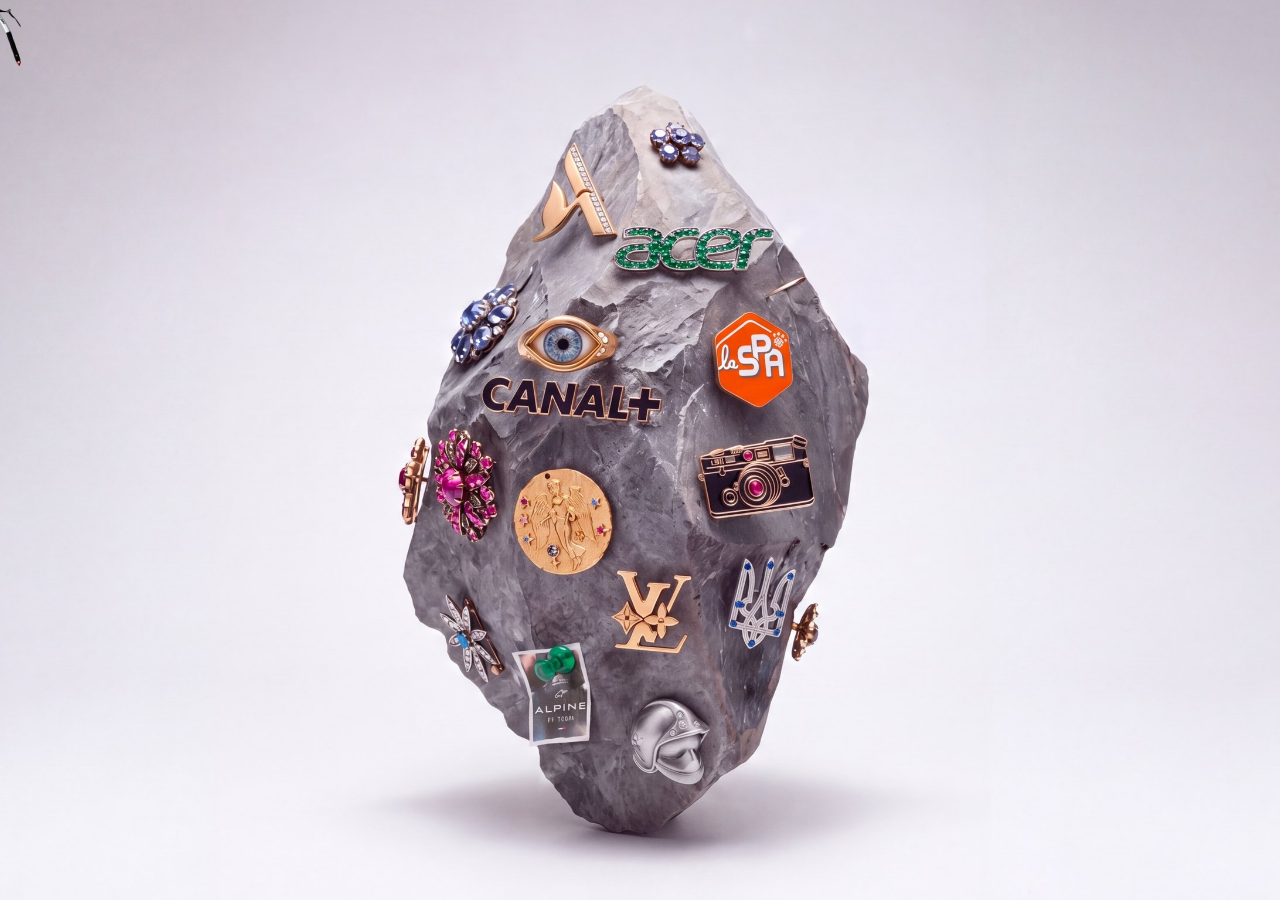
<file: index.html>
<!DOCTYPE html>
<html lang="fr" class="home">
<head>
  <meta charset="UTF-8">
  <meta name="viewport" content="width=device-width, initial-scale=1.0">
  <title>Pierre Riboulet</title>
  <meta name="description" content="Portfolio publicitaire de Pierre Riboulet.">
  <meta http-equiv="Cache-Control" content="no-cache, no-store, must-revalidate">
  <meta http-equiv="Pragma" content="no-cache">
  <meta http-equiv="Expires" content="0">
  <link rel="icon" href="assets/favicon.ico" sizes="any">
  <link rel="icon" type="image/png" sizes="32x32" href="assets/img/favicon/favicon-32.png">
  <link rel="icon" type="image/png" sizes="16x16" href="assets/img/favicon/favicon-16.png">
  <link rel="apple-touch-icon" sizes="180x180" href="assets/img/favicon/favicon-180.png">
  <link rel="stylesheet" href="assets/css/style.v52.css">
</head>
<body class="home">
  <main class="stage">
    <p class="hover-caption hover-caption-left" id="hover-caption-left"></p>
    <div class="rock-frame">
      <picture>
        <source media="(max-width: 700px)" srcset="assets/img/rock-mobile.jpg">
        <img src="assets/img/rock.jpg" alt="Roche gravée des projets de Pierre Riboulet" draggable="false">
      </picture>
    </div>
    <p class="hover-caption hover-caption-right" id="hover-caption-right"></p>
  </main>

  <script src="assets/js/projects-data.v40.js"></script>
  <script src="assets/js/main.v10.js"></script>
</body>
</html>
</file>
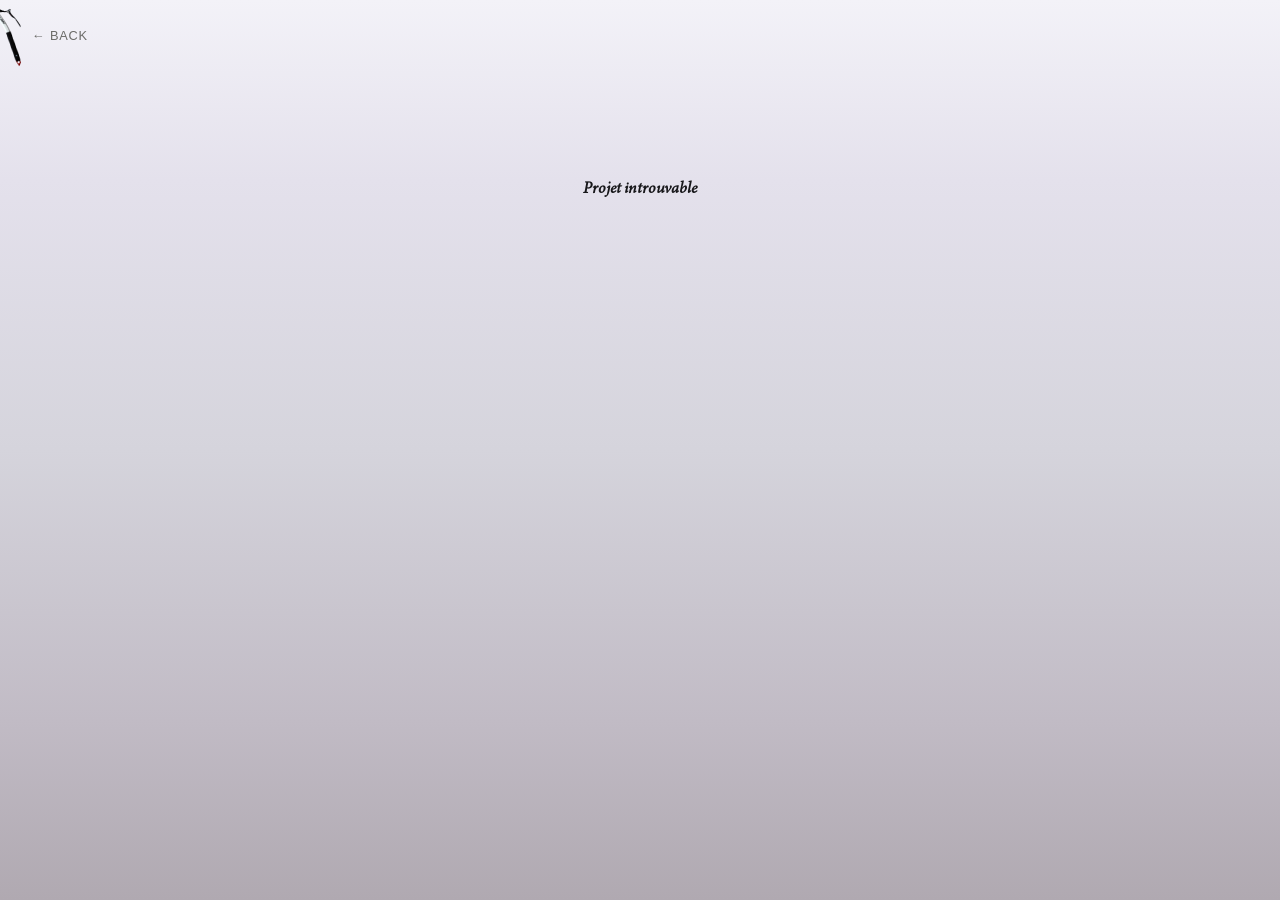
<file: project.html>
<!DOCTYPE html>
<html lang="fr">
<head>
  <meta charset="UTF-8">
  <meta name="viewport" content="width=device-width, initial-scale=1.0">
  <title>Projet — Pierre Riboulet</title>
  <meta http-equiv="Cache-Control" content="no-cache, no-store, must-revalidate">
  <meta http-equiv="Pragma" content="no-cache">
  <meta http-equiv="Expires" content="0">
  <link rel="icon" href="assets/favicon.ico" sizes="any">
  <link rel="icon" type="image/png" sizes="32x32" href="assets/img/favicon/favicon-32.png">
  <link rel="icon" type="image/png" sizes="16x16" href="assets/img/favicon/favicon-16.png">
  <link rel="apple-touch-icon" sizes="180x180" href="assets/img/favicon/favicon-180.png">
  <link rel="stylesheet" href="assets/css/style.v52.css">
</head>
<body>
  <div id="app"></div>

  <script src="assets/js/projects-data.v40.js"></script>
  <script src="assets/js/main.v10.js"></script>
  <script>
    (function () {
      var params = new URLSearchParams(window.location.search);
      var slug = params.get("slug");
      var project = (typeof PROJECTS !== "undefined") ? PROJECTS.filter(function (p) {
        return p.slug === slug;
      })[0] : null;

      var app = document.getElementById("app");

      if (!project) {
        app.innerHTML =
          '<div class="not-found">' +
          '<h1 class="project-title">Projet introuvable</h1>' +
          '<a class="back-link" href="index.html">&larr; Back</a>' +
          '</div>';
        document.title = "Projet introuvable — Pierre Riboulet";
        fitTitleToOneLine();
        return;
      }

      document.title = project.title + " — Pierre Riboulet";
      var displayTitle = project.pageTitle || project.title;

      // Image avec repli propre en placeholder tant que le fichier n'est pas en ligne.
      function photoOrPlaceholder(src, label, className) {
        return '<img class="' + className + '" src="' + src + '" alt="' + label + '" ' +
          'onerror="this.outerHTML=\'<div class=&quot;' + className + ' media-placeholder&quot;>' + label + '</div>\'">';
      }

      // Variante mobile différente de la photo de fond de la page About :
      // <picture>/<source> ne relaie pas vers l'<img> en cas d'échec de
      // chargement (contrairement à onerror), donc pas de repli placeholder
      // ici — le fichier mobile doit être en ligne.
      function heroPhotoPicture(src, mobileSrc, label, className) {
        if (!mobileSrc) return photoOrPlaceholder(src, label, className);
        return '<picture>' +
          '<source media="(max-width: 700px)" srcset="' + mobileSrc + '">' +
          photoOrPlaceholder(src, label, className) +
          '</picture>';
      }

      function escapeAttr(s) {
        return String(s)
          .replace(/&/g, "&amp;")
          .replace(/"/g, "&quot;")
          .replace(/</g, "&lt;")
          .replace(/>/g, "&gt;");
      }

      if (project.about) {
        var a = project.about;

        var experienceHtml = a.experience.map(function (e) {
          return '<div class="exp-item">' +
            '<p class="exp-period">' + e.period + '</p>' +
            '<p class="exp-role">' + e.role + ' <span class="exp-company">— ' + e.company + '</span></p>' +
            '</div>';
        }).join("");

        var educationHtml = a.education.map(function (e) {
          return '<li>' + e + '</li>';
        }).join("");

        var awardsHtml = a.awards.map(function (group) {
          return '<div class="award-group">' +
            '<h3 class="award-org">' + group.org + '</h3>' +
            '<ul class="award-list">' +
            group.items.map(function (i) { return '<li>' + i + '</li>'; }).join("") +
            '</ul></div>';
        }).join("");

        // Un <p> par paragraphe (plutôt qu'un seul bloc en white-space:pre-line)
        // pour pouvoir donner à l'espacement entre paragraphes une marge plus
        // fine qu'une ligne vide entière à line-height plein, sans compresser
        // l'interligne normal à l'intérieur d'un paragraphe.
        var descriptionHtml = a.description.split(/\n\n+/).map(function (para) {
          return '<p>' + para.replace(/\n/g, "<br>") + '</p>';
        }).join("");

        app.innerHTML =
          '<div class="project-page about-page">' +
          '<a class="back-link" href="index.html">&larr; Back</a>' +

          '<div class="about-hero">' +
          heroPhotoPicture(a.heroPhoto, a.heroPhotoMobile, "Photo à venir", "about-hero-photo") +
          '<div class="about-screens">' +

          '<div class="about-screen about-screen-intro">' +
          '<div class="about-fit about-fit-intro" data-fit-max-vh="38">' +
          '<div class="about-fit-content">' +
          '<h1 class="about-hero-title">' + displayTitle + '</h1>' +
          '<div class="about-hero-description">' + descriptionHtml + '</div>' +
          '</div></div>' +
          '</div>' +

          '<div class="about-screen about-screen-awards">' +
          '<div class="about-fit about-fit-awards">' +
          '<div class="about-fit-content">' +
          '<h2 class="about-hero-title">Awards</h2>' +
          '<div class="award-groups">' + awardsHtml + '</div>' +
          '</div></div>' +
          '</div>' +

          '<div class="about-screen about-screen-background">' +
          '<div class="about-fit about-fit-background" data-fit-max-vh="46">' +
          '<div class="about-fit-content">' +
          '<h2 class="about-hero-title">Experience</h2>' +
          '<div class="background-columns">' +
          '<section class="about-section">' +
          experienceHtml +
          '</section>' +
          '<section class="about-section">' +
          '<h3 class="about-section-title">Formation</h3>' +
          '<ul class="education-list">' + educationHtml + '</ul>' +
          '</section>' +
          '</div>' +
          '</div></div>' +
          '</div>' +

          '</div>' +
          '<button class="about-nav-arrow prev" aria-label="Écran précédent">&larr;</button>' +
          '<button class="about-nav-arrow next" aria-label="Écran suivant">&rarr;</button>' +
          '</div>' +
          '</div>';
        setupAboutScreens();
        return;
      }

      var mediaHtml;
      if (project.subprojects) {
        // Page collection (ex: Prints) : une carte par projet qu'elle contiendra.
        mediaHtml = '<div class="project-media">';
        if (project.subprojects.length) {
          project.subprojects.forEach(function (sp) {
            mediaHtml += '<div class="media-placeholder">' + sp.title + '</div>';
          });
        } else {
          mediaHtml += '<div class="media-placeholder">Projets à venir</div>';
        }
        mediaHtml += "</div>";
      } else if (project.media && project.media.length > 1) {
        // Plusieurs médias (photos et/ou vidéos) : carrousel horizontal
        // plutôt qu'un empilement vertical, pour tenir sur un seul écran.
        // Chaque média optionnel "caption" alimente une légende qui change
        // avec la photo active (voir setupPhotoCarousels).
        var hasCaptions = project.media.some(function (m) { return m.caption; });
        mediaHtml = '<div class="photo-carousel">' +
          '<button class="carousel-arrow prev" aria-label="Média précédent">&larr;</button>' +
          '<div class="photo-carousel-track">' +
          project.media.map(function (m) {
            var captionAttr = m.caption ? ' data-caption="' + escapeAttr(m.caption) + '"' : '';
            var slideCaption = m.caption ? '<p class="carousel-slide-caption">' + m.caption + '</p>' : '';
            if (m.type === "vimeo") {
              var vimeoParams = "title=0&byline=0&portrait=0" + (m.hash ? "&h=" + m.hash : "");
              var vimeoSrc = "https://player.vimeo.com/video/" + m.id + "?" + vimeoParams;
              return '<div class="carousel-slide"' + captionAttr + '>' +
                '<div class="carousel-video"><iframe src="' + vimeoSrc + '" ' +
                'allow="autoplay; fullscreen; picture-in-picture" allowfullscreen loading="lazy"></iframe></div>' +
                slideCaption + '</div>';
            } else if (m.type === "video") {
              return '<div class="carousel-slide"' + captionAttr + '>' +
                '<div class="carousel-video"><video controls src="' + m.src + '"></video></div>' +
                slideCaption + '</div>';
            } else {
              return '<div class="carousel-slide"' + captionAttr + '>' +
                '<img src="' + m.src + '" alt="' + project.title + '" draggable="false">' +
                slideCaption + '</div>';
            }
          }).join("") +
          '</div>' +
          '<button class="carousel-arrow next" aria-label="Média suivant">&rarr;</button>' +
          '</div>' +
          (hasCaptions ? '<p class="carousel-caption"></p>' : '');
      } else {
        mediaHtml = '<div class="project-media">';
        if (project.media && project.media.length) {
          project.media.forEach(function (m) {
            if (m.type === "vimeo") {
              // title=0&byline=0&portrait=0 : Vimeo affiche par défaut le titre
              // de la vidéo en incrustation sur le lecteur — indépendamment de
              // toute page HTML, c'est Vimeo qui l'ajoute. On le désactive.
              var vimeoParams = "title=0&byline=0&portrait=0" + (m.hash ? "&h=" + m.hash : "");
              var vimeoSrc = "https://player.vimeo.com/video/" + m.id + "?" + vimeoParams;
              mediaHtml += '<div class="video-embed"><iframe src="' + vimeoSrc + '" ' +
                'allow="autoplay; fullscreen; picture-in-picture" allowfullscreen loading="lazy"></iframe></div>';
            } else if (m.type === "video") {
              mediaHtml += '<video class="media-placeholder" controls src="' + m.src + '"></video>';
            } else {
              mediaHtml += '<img class="media-placeholder" src="' + m.src + '" alt="' + project.title + '">';
            }
          });
        } else {
          mediaHtml += '<div class="media-placeholder">Photos / vidéo à venir</div>';
        }
        mediaHtml += "</div>";
      }

      var pressHtml = "";
      if (project.pressShots && project.pressShots.length) {
        pressHtml = '<div class="press-grid">' +
          project.pressShots.map(function (src) {
            return '<img class="press-shot" src="' + src + '" alt="' + project.title + ' — retombées réseaux sociaux" loading="lazy">';
          }).join("") +
          '</div>';
      }

      // Quand un projet a des crédits, la description partage sa ligne avec
      // un second bloc à droite (une ou deux colonnes) plutôt que de
      // prendre toute la largeur seule. project.credits = un tableau de
      // colonnes, chaque colonne un tableau de { role, name }.
      var descriptionHtml;
      if (project.credits && project.credits.length) {
        var creditsHtml = '<div class="project-credits">' +
          project.credits.map(function (col) {
            return '<div class="project-credits-col">' +
              col.map(function (c) {
                return '<p><span class="credit-role">' + c.role + '</span>' + c.name + '</p>';
              }).join("") +
              '</div>';
          }).join("") +
          '</div>';
        descriptionHtml = '<div class="project-header">' +
          '<p class="project-description">' + project.description + '</p>' +
          creditsHtml +
          '</div>';
      } else {
        descriptionHtml = '<p class="project-description">' + project.description + '</p>';
      }

      app.innerHTML =
        '<div class="project-page project-page-' + project.slug + '">' +
        '<a class="back-link" href="index.html">&larr; Back</a>' +
        '<h1 class="project-title">' + displayTitle + '</h1>' +
        descriptionHtml +
        mediaHtml +
        pressHtml +
        '</div>';

      fitTitleToOneLine();
      setupPhotoCarousels();
    })();

    // Page About (desktop) : deux "écrans" plein page qu'on parcourt en
    // scrollant horizontalement plutôt que verticalement (la photo de fond
    // reste fixe, seuls les textes en incrustation défilent). Sur mobile,
    // .about-screens redevient un simple flux vertical (voir CSS) et cette
    // fonction n'a rien à faire d'utile — elle reste sans effet néfaste.
    function setupAboutScreens() {
      var track = document.querySelector(".about-screens");
      if (!track) return;
      var prevBtn = document.querySelector(".about-nav-arrow.prev");
      var nextBtn = document.querySelector(".about-nav-arrow.next");
      var isDown = false, startX = 0, startScroll = 0, moved = false;

      function screenWidth() {
        return track.clientWidth || window.innerWidth;
      }

      track.addEventListener("mousedown", function (e) {
        isDown = true;
        moved = false;
        startX = e.pageX;
        startScroll = track.scrollLeft;
        track.classList.add("dragging");
      });
      window.addEventListener("mousemove", function (e) {
        if (!isDown) return;
        e.preventDefault();
        var dx = e.pageX - startX;
        if (Math.abs(dx) > 4) moved = true;
        track.scrollLeft = startScroll - dx;
      });
      window.addEventListener("mouseup", function () {
        isDown = false;
        track.classList.remove("dragging");
      });
      track.addEventListener("click", function (e) {
        if (moved) { e.preventDefault(); e.stopPropagation(); }
      }, true);

      // La molette de souris ne scroll que verticalement par défaut : on
      // convertit ce mouvement vertical en défilement horizontal ici,
      // en plus du geste horizontal natif déjà supporté (trackpad).
      track.addEventListener("wheel", function (e) {
        if (Math.abs(e.deltaY) > Math.abs(e.deltaX)) {
          e.preventDefault();
          track.scrollLeft += e.deltaY;
        }
      }, { passive: false });

      if (prevBtn) {
        prevBtn.addEventListener("click", function () {
          track.scrollBy({ left: -screenWidth(), behavior: "smooth" });
        });
      }
      if (nextBtn) {
        nextBtn.addEventListener("click", function () {
          track.scrollBy({ left: screenWidth(), behavior: "smooth" });
        });
      }

      function updateArrows() {
        if (!prevBtn || !nextBtn) return;
        var atStart = track.scrollLeft < 10;
        var atEnd = track.scrollLeft > track.scrollWidth - track.clientWidth - 10;
        prevBtn.style.visibility = atStart ? "hidden" : "visible";
        nextBtn.style.visibility = atEnd ? "hidden" : "visible";
      }
      track.addEventListener("scroll", updateArrows);
      updateArrows();

      // Chaque écran (About / Awards / Background) doit tenir sans scroll :
      // on réduit son échelle visuelle (transform, pas font-size, pour que
      // ça marche quels que soient les unités CSS utilisées à l'intérieur)
      // jusqu'à ce qu'il rentre dans la place disponible — en hauteur comme
      // en largeur (Awards peut déborder en largeur avec beaucoup de
      // festivals, une colonne par festival).
      var fitEls = document.querySelectorAll(".about-fit");
      if (fitEls.length && window.matchMedia("(min-width: 701px)").matches) {
        function fitToScreen(fitEl) {
          var screen = fitEl.parentElement;
          var content = fitEl.firstElementChild;
          fitEl.style.transform = "scale(1)";
          var availableH = screen.clientHeight - fitEl.offsetTop - 24;
          var maxVh = fitEl.getAttribute("data-fit-max-vh");
          if (maxVh) availableH = Math.min(availableH, screen.clientHeight * (parseFloat(maxVh) / 100));
          var availableW = fitEl.clientWidth;
          var scale = Math.min(1, availableH / content.scrollHeight, availableW / content.scrollWidth);
          fitEl.style.transform = "scale(" + Math.max(scale, 0.01) + ")";
        }
        function fitAll() {
          fitEls.forEach(fitToScreen);
        }
        fitAll();
        window.addEventListener("resize", fitAll);
      }

      // Le lien "other awards" dans le texte About envoie directement sur
      // l'écran Awards (même geste qu'un clic sur la flèche suivante).
      document.querySelectorAll(".about-jump-awards").forEach(function (link) {
        link.addEventListener("click", function (e) {
          e.preventDefault();
          track.scrollBy({ left: screenWidth(), behavior: "smooth" });
        });
      });
    }

    function setupPhotoCarousels() {
      document.querySelectorAll(".photo-carousel").forEach(function (carousel) {
        var track = carousel.querySelector(".photo-carousel-track");
        var prevBtn = carousel.querySelector(".prev");
        var nextBtn = carousel.querySelector(".next");
        var isDown = false, startX = 0, startScroll = 0, moved = false;

        function step() {
          var img = track.querySelector("img");
          return img ? img.getBoundingClientRect().width + 16 : track.clientWidth * 0.8;
        }

        track.addEventListener("mousedown", function (e) {
          isDown = true;
          moved = false;
          startX = e.pageX;
          startScroll = track.scrollLeft;
          track.classList.add("dragging");
        });
        window.addEventListener("mousemove", function (e) {
          if (!isDown) return;
          e.preventDefault();
          var dx = e.pageX - startX;
          if (Math.abs(dx) > 4) moved = true;
          track.scrollLeft = startScroll - dx;
        });
        window.addEventListener("mouseup", function () {
          isDown = false;
          track.classList.remove("dragging");
        });
        // Un drag qui bouge la piste ne doit pas déclencher un clic
        // fantôme (ex: sur une image cliquable) au relâchement.
        track.addEventListener("click", function (e) {
          if (moved) { e.preventDefault(); e.stopPropagation(); }
        }, true);

        prevBtn.addEventListener("click", function () {
          track.scrollBy({ left: -step(), behavior: "smooth" });
        });
        nextBtn.addEventListener("click", function () {
          track.scrollBy({ left: step(), behavior: "smooth" });
        });

        // Légende partagée qui suit la photo active. N'a de sens qu'en
        // carrousel horizontal (desktop) : en version mobile empilée,
        // chaque photo porte déjà sa propre légende (.carousel-slide-caption).
        // On détermine la photo "active" comme celle la plus proche du
        // centre de la piste (cohérent avec scroll-snap-align: center),
        // recalculé à chaque scroll (drag, flèches, trackpad).
        var captionEl = carousel.nextElementSibling;
        if (captionEl && captionEl.classList.contains("carousel-caption") &&
            !window.matchMedia("(max-width: 700px)").matches) {
          // Toutes les diapositives (pas seulement celles avec légende) :
          // ça permet à la légende de s'estomper quand on arrive sur une
          // photo qui n'en a pas, plutôt que de rester bloquée sur la
          // dernière légende trouvée.
          var slides = Array.prototype.slice.call(track.querySelectorAll(".carousel-slide"));
          if (slides.length) {
            var activeSlide = null;
            var captionFadeTimeout = null;
            var updateCaption = function () {
              var trackRect = track.getBoundingClientRect();
              var trackCenter = trackRect.left + trackRect.width / 2;
              var closest = null, closestDist = Infinity;
              slides.forEach(function (s) {
                var r = s.getBoundingClientRect();
                var dist = Math.abs((r.left + r.width / 2) - trackCenter);
                if (dist < closestDist) { closestDist = dist; closest = s; }
              });
              if (closest && closest !== activeSlide) {
                activeSlide = closest;
                var nextText = activeSlide.getAttribute("data-caption") || "";
                // Fondu : on estompe l'ancien texte, puis on écrit le nouveau
                // une fois invisible pour éviter un "cross-fade" illisible.
                if (captionFadeTimeout) clearTimeout(captionFadeTimeout);
                captionEl.style.opacity = "0";
                captionFadeTimeout = setTimeout(function () {
                  captionEl.textContent = nextText;
                  captionEl.style.opacity = "1";
                }, 250);
              }
            };
            updateCaption();
            // Au premier rendu, les images n'ont pas encore chargé : leur
            // largeur réelle (donc leur centre) n'est connue qu'une fois
            // chargées. On recalcule quand leur taille se stabilise.
            if (window.ResizeObserver) {
              var captionResizeObserver = new ResizeObserver(updateCaption);
              slides.forEach(function (s) { captionResizeObserver.observe(s); });
            }
            var captionTicking = false;
            track.addEventListener("scroll", function () {
              if (captionTicking) return;
              captionTicking = true;
              requestAnimationFrame(function () {
                updateCaption();
                captionTicking = false;
              });
            });
          }
        }
      });
    }

    function fitTitleToOneLine() {
      var title = document.querySelector(".project-title");
      if (!title) return;
      // Le titre est en "full-bleed" (voir CSS) et n'est plus contenu par la
      // colonne de 1100px de .project-page ; la largeur dispo se mesure donc
      // sur le titre lui-même (son propre padding), pas sur son parent.
      var container = title;

      function fit() {
        title.style.whiteSpace = "nowrap";
        title.style.fontSize = ""; // repart de la taille CSS (clamp) à chaque mesure
        // scrollWidth (texte + padding du titre) vs clientWidth (boîte du
        // titre, padding inclus puisque box-sizing:border-box) : les deux
        // incluent le padding de la même façon, pas besoin de le soustraire.
        // Petite marge de sécurité : l'italique déborde parfois visuellement
        // de quelques pixels au-delà de scrollWidth (ex: un "s" penché en
        // fin de titre), ce qui le fait sembler toucher le bord de l'écran.
        var availableWidth = container.clientWidth - 6;
        var size = parseFloat(getComputedStyle(title).fontSize);
        var minSize = 16;
        while (title.scrollWidth > availableWidth && size > minSize) {
          size -= 1;
          title.style.fontSize = size + "px";
        }
      }

      fit();
      window.addEventListener("resize", fit);
      if (window.ResizeObserver) {
        new ResizeObserver(fit).observe(container);
      }
      if (window.visualViewport) {
        window.visualViewport.addEventListener("resize", fit);
      }
      // Filet de sécurité : le zoom natif du navigateur (Cmd/Ctrl +/-) ne
      // déclenche pas toujours resize/ResizeObserver de façon fiable, ce qui
      // pouvait laisser le titre coincé à une taille calculée pour l'ancien
      // niveau de zoom. Un recalcul périodique garantit que ça se corrige
      // tout seul en moins d'une seconde, quel que soit ce qui a changé.
      setInterval(fit, 800);
    }
  </script>
</body>
</html>
</file>
<file: assets/css/style.v52.css>
:root {
  --ink: #17171a;
  --muted: #6b6b68;
  --accent: #17171a;
}

/* Seul assets/fonts/minion-pro-italic.ttf existe réellement (ni woff2, ni
   woff, ni otf). Un navigateur qui échoue à CHARGER le format qu'il a
   choisi dans une liste src ne retente pas le suivant (il ne bascule que
   si le format n'est pas SUPPORTÉ) — woff2 étant listé en premier et 404,
   la police entière échouait silencieusement et retombait sur Georgia,
   d'où le rendu incohérent (gras, taille) observé jusqu'ici. Un seul src
   pointant vers le fichier qui existe vraiment règle ça. */
@font-face {
  font-family: "Minion Pro";
  src: url("../fonts/minion-pro-italic.ttf") format("truetype");
  font-style: italic;
  font-weight: 400;
  font-display: swap;
}

* { box-sizing: border-box; }

/* Même dégradé gris partout (accueil ET pages projets), calé sur le fond réel
   de rock.jpg. background-attachment: fixed le cale sur la fenêtre plutôt que
   sur la hauteur de la page, pour garder le même dégradé visuel même sur une
   page projet qui défile (comme About, plus longue qu'un écran). */
html, body {
  margin: 0;
  padding: 0;
  background: linear-gradient(to top, #b0a9b1 0%, #c1bbc5 20%, #d5d4dc 50%, #e4e1ec 80%, #f3f2f8 100%);
  background-attachment: fixed;
  color: var(--ink);
  font-family: "Helvetica Neue", Arial, sans-serif;
  -webkit-font-smoothing: antialiased;
}

@media (max-width: 700px) {
  html, body {
    background: linear-gradient(to top, #c0b4c2 0%, #e0dae6 20%, #f2ecf6 40%, #f3f0f7 100%);
    background-attachment: fixed;
  }
}

/* Sur mobile, un léger scroll résiduel peut faire "rebondir" la page (effet
   élastique iOS) et laisser entrevoir un instant le blanc par défaut de
   <html> derrière le contenu. overscroll-behavior coupe ce rebond. */
html {
  overscroll-behavior: none;
}
html.home {
  height: 100%;
}

/* Curseur natif masqué uniquement sur pointeur fin (souris) ;
   sur mobile/tactile on garde le comportement par défaut. */
@media (hover: hover) and (pointer: fine) {
  body.has-custom-cursor,
  body.has-custom-cursor * {
    cursor: none;
  }
}

/* ---------- Page d'accueil : la roche, en pleine page ---------- */

/* Dégradé calé sur le fond réel de rock.jpg (mesuré directement sur le
   fichier, plusieurs points du haut vers le bas) : si un espace apparaît
   malgré tout (barre d'adresse mobile, marge sur petit écran…), il se fond
   dedans au lieu de trancher en blanc. Sous 700px, rock-mobile.jpg a son
   propre dégradé (voir plus bas) : les deux photos n'ont pas exactement le
   même fond. */
body.home {
  height: 100vh;
  height: 100dvh;
  overflow: hidden;
  overscroll-behavior: none;
  background: linear-gradient(to bottom, #b0a9b1 0%, #c1bbc5 20%, #d5d4dc 50%, #e4e1ec 80%, #f3f2f8 100%);
}

.stage {
  position: relative;
  height: 100vh;
  height: 100dvh;
  width: 100vw;
  margin: 0;
  overflow: hidden;
}

/* Roche = 2600x1535px. .rock-frame est toujours mis à l'échelle pour
   couvrir tout l'écran EN CONSERVANT ce ratio (comme background-size:cover,
   mais en pur CSS, sans JS) : width/height de base = plein écran, et le
   min-width/min-height calculé à partir du ratio prend le relais dès que
   la base ne suffit plus à couvrir l'autre dimension. Le débordement est
   centré puis rogné par .stage (overflow: hidden). Important : .rock-frame
   DOIT garder exactement le ratio de la photo (pas object-fit:cover sur
   l'image toute seule) car les points chauds sont positionnés en % de ce
   conteneur — si sa forme ne correspond plus exactement à l'image, ils se
   décalent des symboles.
   100dvh (dynamic viewport height) au lieu de 100vh : sur mobile, vh se
   base sur la hauteur "barre d'adresse rétractée", donc quand elle est
   visible ça laissait un vrai espace en haut. dvh suit la hauteur réellement
   visible. Les deux valeurs sont déclarées : les navigateurs qui ne
   connaissent pas dvh gardent simplement la valeur vh juste au-dessus. */
.rock-frame {
  position: absolute;
  top: 50%;
  left: 50%;
  transform: translate(-50%, -50%);
  width: 100vw;
  height: 100vh;
  height: 100dvh;
  min-width: calc(100vh * 2600 / 1535);
  min-width: calc(100dvh * 2600 / 1535);
  min-height: calc(100vw * 1535 / 2600);
}

.rock-frame img {
  display: block;
  width: 100%;
  height: 100%;
  /* Tant que la photo n'est pas encore chargée (4G lente, cache froid), cette
     couleur remplace le blanc par défaut du navigateur pour une image vide. */
  background: #d5d4dc;
  user-select: none;
  -webkit-user-drag: none;
}

@media (max-width: 700px) {
  .rock-frame img {
    background: #f2ecf6;
  }
}

/* Sous 700px, <picture> charge rock-mobile.jpg (1356x2941, recadrage portrait
   dédié, avec sa propre marge grise sur les côtés) au lieu de rock.jpg : le
   ratio utilisé par la technique "cover" ci-dessus doit changer en même temps,
   sinon .rock-frame continue de calculer sa taille sur le ratio bureau et
   déforme/surcadre la photo mobile. */
@media (max-width: 700px) {
  .rock-frame {
    min-width: calc(100vh * 1356 / 2941);
    min-width: calc(100dvh * 1356 / 2941);
    min-height: calc(100vw * 2941 / 1356);
  }

  /* Dégradé propre à rock-mobile.jpg (mesuré directement dessus) : sa marge
     grise s'éclaircit plus vite que celle de rock.jpg. */
  body.home {
    background: linear-gradient(to bottom, #c0b4c2 0%, #e0dae6 20%, #f2ecf6 40%, #f3f0f7 100%);
  }
}

.hover-caption {
  position: fixed;
  top: 50%;
  margin: 0;
  max-width: 24vw;
  font-family: "Minion Pro", Georgia, "Times New Roman", serif;
  font-style: italic;
  font-size: clamp(1.6rem, 3.2vw, 2.8rem);
  line-height: 1.25;
  color: #a8a0ab;
  opacity: 0;
  pointer-events: none;
  transition: opacity 0.35s ease, transform 0.35s ease;
  z-index: 15;
}

.hover-caption-left {
  left: clamp(2rem, 6vw, 6rem);
  text-align: right;
  transform: translateY(-50%) translateX(-10px);
}

.hover-caption-right {
  right: clamp(2rem, 6vw, 6rem);
  text-align: left;
  transform: translateY(-50%) translateX(10px);
}

.hover-caption-left.visible,
.hover-caption-right.visible {
  transform: translateY(-50%) translateX(0);
}

.hover-caption.visible {
  opacity: 1;
}

@media (max-width: 700px) {
  .hover-caption {
    display: none;
  }
}

/* ---------- Points chauds ---------- */

.hotspot {
  position: absolute;
  transform: translate(-50%, -50%);
  width: 6%;
  height: 6%;
  border-radius: 50%;
  background: transparent;
  border: 0;
  padding: 0;
  display: block;
  text-decoration: none;
  -webkit-tap-highlight-color: transparent;
}

/* mode calibration (?calibrate) : seul endroit où le contour des points reste visible */
.calibrate .hotspot {
  outline: 1px solid rgba(200, 40, 40, 0.6);
  border-radius: 50%;
}
.calibrate-marker {
  position: absolute;
  width: 10px;
  height: 10px;
  margin-left: -5px;
  margin-top: -5px;
  border-radius: 50%;
  background: red;
  pointer-events: none;
}

/* ---------- Curseur pioche personnalisé ---------- */

#pickaxe-cursor {
  position: fixed;
  top: 0;
  left: 0;
  pointer-events: none;
  z-index: 9999;
  /* La pointe du pic (coin haut-gauche de la photo) est calée sur le curseur ;
     le pivot du balancement est vers la poignée. Recalcule ces valeurs si tu
     changes d'image. */
  transform: translate(-17px, -8px) rotate(-10deg);
  transform-origin: 33px 59px;
  will-change: transform;
  transition: transform 0.08s ease-out;
  display: none;
}

body.has-custom-cursor #pickaxe-cursor {
  display: block;
}

#pickaxe-cursor img,
#pickaxe-cursor svg {
  display: block;
  height: 80px;
  width: auto;
  pointer-events: none;
  user-select: none;
}

#pickaxe-cursor.swing {
  animation: pickaxe-swing 0.32s ease-in-out;
}

@keyframes pickaxe-swing {
  0%   { transform: translate(-17px, -8px) rotate(-10deg); }
  40%  { transform: translate(-17px, -8px) rotate(30deg); }
  100% { transform: translate(-17px, -8px) rotate(-10deg); }
}

/* ---------- Page projet ---------- */

/* min-height (pas height) + justify-content:center : si le contenu tient sur
   un écran (cas courant : titre + texte court + une seule vidéo), tout se
   centre verticalement et il n'y a rien à scroller. Si le contenu dépasse
   (About, plusieurs vidéos...), le conteneur grandit normalement au-delà du
   min-height et ça défile comme avant : aucun cas n'est cassé par l'autre. */
.project-page {
  max-width: 1100px;
  margin: 0 auto;
  /* padding-top a un plancher fixe : sous ce seuil, la marge en vh seule
     ne suffit plus à dégager .back-link (position: fixed, top: 28px) et
     le titre vient chevaucher "BACK". */
  padding: max(4vh, 70px) 6vw 4vh;
  min-height: 100vh;
  min-height: 100dvh;
  display: flex;
  flex-direction: column;
  justify-content: center;
}

/* Détaché du flux centré : reste toujours en haut à gauche de l'écran, peu
   importe si le contenu en dessous est court (centré) ou long (défile). */
.back-link {
  position: fixed;
  top: 28px;
  left: 32px;
  font-size: 0.8rem;
  letter-spacing: 0.06em;
  text-transform: uppercase;
  color: var(--muted);
  text-decoration: none;
  border-bottom: 1px solid transparent;
  z-index: 20;
}
.back-link:hover {
  color: var(--ink);
  border-bottom-color: var(--ink);
}

/* Le titre casse volontairement la colonne de 1100px de .project-page pour
   utiliser (presque) toute la largeur de la fenêtre : sinon, quelle que soit
   la taille de police visée ci-dessous, le script qui le force sur une seule
   ligne le rétrécissait pour tenir dans ces 1100px — la vraie police jamais
   atteinte. margin-left: calc(50% - 50vw) est l'astuce "full-bleed" standard
   pour un enfant d'un conteneur centré par margin:auto (contrairement à
   left:50%, qui se base sur la largeur du PARENT et ne marche pas ici). */
.project-title {
  font-family: "Minion Pro", Georgia, "Times New Roman", serif;
  font-style: italic;
  font-size: clamp(3.5rem, 9vw, 6.5rem);
  letter-spacing: -0.01em;
  box-sizing: border-box;
  width: 100vw;
  margin: 0 0 0.8rem calc(50% - 50vw);
  padding: 0 6vw;
}
.mobile-only-break {
  display: none;
}

.project-description {
  font-size: 0.92rem;
  line-height: 1.65;
  color: #333;
  margin: 0 0 2rem;
  white-space: pre-line;
  /* Même astuce full-bleed que .project-title : sans elle, une description
     seule (pas de crédits à côté) reste calée sur la colonne de 1100px de
     .project-page, décalée par rapport au titre qui démarre à 6vw du bord
     réel de l'écran. */
  width: 100vw;
  max-width: 50vw;
  margin-left: calc(50% - 50vw);
  padding: 0 6vw;
  box-sizing: border-box;
}
@media (max-width: 700px) {
  .project-description {
    max-width: 100vw;
  }
  /* Retour à la ligne ajouté uniquement pour éviter un mot seul en fin de
     ligne sur desktop (ex: UNITED24) : sur mobile, la largeur de ligne est
     différente et ce retour forcé n'a plus lieu d'être. */
  .desktop-only-break {
    display: none;
  }
  /* Inverse : un retour forcé uniquement utile sur mobile (ex: Plan
     International, dont le pageTitle est trop long pour tenir lisiblement
     sur une seule ligne à cette largeur) — invisible sur desktop où le
     titre tient très bien sur une ligne. */
  .mobile-only-break {
    display: inline;
  }
}

/* Layout standard de chaque page projet : description à gauche (jamais
   plus de la moitié de la largeur) et crédits à droite, en une ou deux
   colonnes selon ce que project.credits fournit. */
.project-header {
  display: flex;
  gap: 3rem;
  align-items: flex-start;
  margin-top: 0;
  margin-right: 0;
  margin-bottom: 2.25rem;
  /* Même astuce full-bleed que .project-title (padding 6vw identique) :
     sans ça, la ligne texte/crédits restait calée sur la colonne de
     1100px de .project-page, décalée par rapport au titre qui, lui,
     démarre à 6vw du bord réel de l'écran. */
  width: 100vw;
  margin-left: calc(50% - 50vw);
  padding: 0 6vw;
  box-sizing: border-box;
}
.project-header .project-description {
  flex: 0 1 50%;
  width: auto;
  max-width: 50%;
  margin: 0;
  padding: 0;
}
.project-credits {
  display: flex;
  gap: 2.5rem;
  flex: 1 1 50%;
}
.project-credits-col {
  flex: 1 1 0;
  font-size: 0.85rem;
  line-height: 1.6;
  color: #333;
}
.project-credits-col p {
  margin: 0 0 0.5rem;
}
.project-credits-col p:last-child {
  margin-bottom: 0;
}
.credit-role {
  display: block;
  font-size: 0.68rem;
  letter-spacing: 0.07em;
  text-transform: uppercase;
  color: var(--muted);
}
@media (max-width: 700px) {
  .project-header {
    flex-direction: column;
    gap: 1.5rem;
  }
  .project-header .project-description {
    max-width: 100%;
  }
  /* .project-header a align-items:flex-start (nécessaire en row sur
     desktop) : empilé en colonne sur mobile, ça fait que .project-credits
     se réduit à la largeur de son contenu au lieu de profiter de toute la
     largeur dispo, ce qui fait passer "Creative Director" (et les noms un
     peu longs) à la ligne pour rien. */
  .project-header .project-credits {
    width: 100%;
  }
}

.project-media {
  display: grid;
  gap: 1.25rem;
}

.media-placeholder {
  aspect-ratio: 16 / 9;
  background: #eceae6;
  border: 1px dashed #c9c7c2;
  display: flex;
  align-items: center;
  justify-content: center;
  color: var(--muted);
  font-size: 0.85rem;
  text-align: center;
  padding: 1rem;
}

/* Grille de captures presse/réseaux sociaux (screenshots portrait, ratios
   variables) : column-count s'adapte à des hauteurs différentes sans
   étirer les images, contrairement à une grille avec aspect-ratio fixe. */
.press-grid {
  column-count: 4;
  column-gap: 1rem;
  margin-top: 2rem;
}
@media (max-width: 900px) {
  .press-grid { column-count: 2; }
}
.press-shot {
  display: block;
  width: 100%;
  margin-bottom: 1rem;
  border-radius: 4px;
  break-inside: avoid;
}

/* Carrousel photo (ex: LVMH) : une bande horizontale scrollable plutôt
   qu'un empilement vertical, pour tenir sur un seul écran sans scroll de
   page même avec plusieurs photos. Hauteur bornée en vh (pas en largeur
   fixe) : chaque image garde son propre ratio, seule sa hauteur est
   contrainte. */
.photo-carousel {
  position: relative;
  margin-top: 1.5rem;
  /* Casse la colonne de 1100px de .project-page (même astuce full-bleed
     que .project-title) : les photos gagnent en largeur par rapport à la
     ligne texte/crédits au-dessus. */
  width: 100vw;
  margin-left: calc(50% - 50vw);
  padding: 0 3vw;
  box-sizing: border-box;
}
.photo-carousel-track {
  display: flex;
  gap: 1rem;
  overflow-x: auto;
  overflow-y: hidden;
  scroll-snap-type: x mandatory;
  -webkit-overflow-scrolling: touch;
  scrollbar-width: none;
  cursor: grab;
}
.photo-carousel-track::-webkit-scrollbar { display: none; }
.photo-carousel-track.dragging {
  cursor: grabbing;
  scroll-snap-type: none;
}
/* Chaque média est enveloppé dans .carousel-slide (plutôt que d'être
   directement l'enfant flex de la piste) pour pouvoir loger sa légende
   juste en dessous de lui en version mobile (empilée). */
.carousel-slide {
  flex: 0 0 auto;
  display: flex;
  flex-direction: column;
  align-items: center;
  max-width: 92vw;
  scroll-snap-align: center;
}
.photo-carousel-track img {
  height: min(54vh, 520px);
  width: auto;
  max-width: 92vw;
  object-fit: cover;
  border-radius: 4px;
}
/* Une vidéo n'a pas de taille intrinsèque comme une image : on fixe la
   hauteur (comme .photo-carousel-track img) et on en déduit la largeur
   via aspect-ratio, au lieu de compter sur width:auto. */
.carousel-video {
  position: relative;
  height: min(54vh, 520px);
  aspect-ratio: 16 / 9;
  max-width: 92vw;
  background: #000;
  border-radius: 4px;
  overflow: hidden;
}
/* Légende partagée sous le carrousel (desktop) : un seul texte qui change
   selon la photo actuellement centrée, mis à jour en JS via
   IntersectionObserver. */
.carousel-caption {
  margin: 1rem 0 0;
  text-align: center;
  font-size: 0.92rem;
  font-style: italic;
  color: #333;
  min-height: 1.4em;
  white-space: pre-line;
  max-width: 640px;
  margin-left: auto;
  margin-right: auto;
  transition: opacity 0.25s ease;
}
/* Légende par photo, utilisée seulement en version mobile empilée (voir
   media query ci-dessous) : pas de "photo active" en mode empilé, donc
   chaque légende reste collée à sa propre photo. */
.carousel-slide-caption {
  display: none;
}
.carousel-video iframe,
.carousel-video video {
  position: absolute;
  inset: 0;
  width: 100%;
  height: 100%;
  border: 0;
}
/* Triangle épuré plutôt qu'un rond plein : le bouton garde une zone de clic
   de 40px (accessibilité tactile), mais n'affiche visuellement qu'un
   triangle via ::before (technique des bordures CSS). Le glyphe flèche
   d'origine (&larr;/&rarr;) reste dans le HTML pour les lecteurs d'écran,
   juste rendu invisible ici. */
.carousel-arrow {
  position: absolute;
  top: 50%;
  transform: translateY(-50%);
  width: 40px;
  height: 40px;
  border: none;
  background: transparent;
  color: transparent;
  font-size: 0;
  display: flex;
  align-items: center;
  justify-content: center;
  cursor: pointer;
  z-index: 5;
  padding: 0;
}
.carousel-arrow::before {
  content: "";
  width: 0;
  height: 0;
  border-top: 9px solid transparent;
  border-bottom: 9px solid transparent;
  opacity: 0.55;
  transition: opacity 0.2s ease;
}
.carousel-arrow.prev::before { border-right: 13px solid var(--ink); }
.carousel-arrow.next::before { border-left: 13px solid var(--ink); }
.carousel-arrow:hover::before { opacity: 0.9; }
.carousel-arrow.prev { left: -8px; }
.carousel-arrow.next { right: -8px; }
/* Mise en page dédiée à Créateur d'immortels (desktop uniquement) :
   deux colonnes - à gauche titre / texte / légende empilés, à droite
   le carrousel qui occupe toute la hauteur disponible. grid-template-areas
   permet de placer chaque élément indépendamment de son ordre dans le DOM. */
@media (min-width: 701px) {
  .project-page-createur-dimmortels {
    display: grid;
    /* Colonne carrousel plus large que la colonne texte : les photos
       paysage (largeur > hauteur) ont besoin de plus d'espace horizontal
       pour ne pas se retrouver minuscules une fois bridées par la hauteur. */
    grid-template-columns: minmax(0, 0.8fr) minmax(0, 1.2fr);
    /* Le texte d'intro reste collé sous le titre (haut d'écran) ; seule la
       légende photo est poussée vers le bas par la ligne vide (1fr). */
    grid-template-rows: auto auto 1fr auto;
    grid-template-areas:
      "title    carousel"
      "desc     carousel"
      ".        carousel"
      "caption  carousel";
    column-gap: 5vw;
    max-width: none;
    width: 100vw;
    margin: 0 0 0 calc(50% - 50vw);
    /* Même plancher en haut et en bas (max(4vh, 70px)) : sinon le bas,
       resté à 4vh sans plancher, finissait plus proche du bord que le
       haut sur la plupart des hauteurs d'écran. */
    padding: max(4vh, 70px) 6vw max(4vh, 70px);
    /* height (pas juste min-height) : la ligne 1fr de la grille a besoin
       d'une hauteur définie à répartir pour que le carrousel (height:100%
       en cascade jusqu'à l'image) se calcule correctement, plutôt que de
       grandir à la taille naturelle de l'image et faire déborder la page. */
    height: 100vh;
    height: 100dvh;
    box-sizing: border-box;
  }
  .project-page-createur-dimmortels .project-title {
    grid-area: title;
    width: auto;
    margin: 0 0 1.5rem;
    padding: 0;
  }
  .project-page-createur-dimmortels .project-description {
    grid-area: desc;
    width: auto;
    max-width: none;
    margin: 0 0 2rem;
    padding: 0;
  }
  .project-page-createur-dimmortels .carousel-caption {
    grid-area: caption;
    text-align: left;
    max-width: none;
    margin: 0;
  }
  .project-page-createur-dimmortels .photo-carousel {
    grid-area: carousel;
    width: auto;
    max-width: none;
    height: 100%;
    margin: 0;
    padding: 0;
  }
  .project-page-createur-dimmortels .photo-carousel-track {
    height: 100%;
    align-items: center;
  }
  .project-page-createur-dimmortels .carousel-slide {
    max-width: none;
    height: 100%;
    justify-content: center;
  }
  /* height/width:auto + max-height/max-width plutôt qu'une hauteur forcée à
     100% : une photo paysage, une fois sa largeur bridée à celle de la
     colonne, dépasserait moins en hauteur que le carrousel et ne doit pas
     être recadrée pour combler l'espace - elle se centre verticalement à
     sa propre taille (comme les portraits, déjà correctement contraints
     par la hauteur). */
  .project-page-createur-dimmortels .photo-carousel-track img,
  .project-page-createur-dimmortels .carousel-video {
    height: auto;
    width: auto;
    max-height: 100%;
    /* Largeur réelle de la colonne carrousel : (100vw - 2*6vw de padding -
       5vw de column-gap) * 1.2/2fr = 49.8vw. Marge de sécurité à 49vw. */
    max-width: 49vw;
  }
  /* Sans le padding latéral qu'ont les autres pages autour de .photo-carousel,
     les flèches (positionnées par rapport à ce conteneur) touchaient presque
     les photos larges. On les repousse dans la marge de la grille plutôt que
     de rogner encore la largeur dispo pour les photos. */
  .project-page-createur-dimmortels .carousel-arrow.prev {
    left: -48px;
  }
  .project-page-createur-dimmortels .carousel-arrow.next {
    right: -48px;
  }
}
@media (max-width: 700px) {
  .carousel-arrow { display: none; }
  /* Pas de carrousel sur mobile : toutes les photos à la suite, en
     colonne pleine largeur, et on laisse la page défiler normalement. */
  .photo-carousel-track {
    flex-direction: column;
    overflow: visible;
    scroll-snap-type: none;
    cursor: default;
  }
  .carousel-slide {
    width: 100%;
    max-width: 100%;
  }
  .photo-carousel-track img {
    height: auto;
    width: 100%;
    max-width: 100%;
  }
  .carousel-video {
    height: auto;
    width: 100%;
    max-width: 100%;
  }
  /* En version empilée, la légende partagée n'a pas de sens (pas de
     "photo active") : on la cache et on affiche plutôt une légende sous
     chaque photo. */
  .carousel-caption {
    display: none;
  }
  .carousel-slide-caption {
    display: block;
    margin: 0.5rem 0 0;
    text-align: center;
    font-size: 0.85rem;
    font-style: italic;
    color: #333;
    white-space: pre-line;
  }
}

.video-embed {
  position: relative;
  width: 100%;
  aspect-ratio: 16 / 9;
  background: #000;
}

.video-embed iframe {
  position: absolute;
  inset: 0;
  width: 100%;
  height: 100%;
  border: 0;
}

.not-found {
  padding: 20vh 6vw;
  text-align: center;
}

/* ---------- Page About ---------- */

/* Bannière "hero" : photo de fond avec titre + texte de présentation
   superposés (coordonnées et contact désormais inclus dans le texte plutôt
   que dans un bloc séparé). Empilée sur mobile (flux normal, scroll
   vertical classique) ; sur desktop, page plein écran unique (100vh, pas
   de scroll vertical) parcourue avec deux "écrans" en défilement
   horizontal - la photo reste fixe, seul le texte en incrustation change
   (voir .about-screens plus bas et setupAboutScreens() dans le script). */
.about-hero {
  position: relative;
  margin-bottom: 4rem;
}
.about-hero-photo {
  display: block;
  /* Plein écran (comme .project-title, .photo-carousel...) plutôt que
     contenue dans le padding de .project-page, pour qu'elle prenne plus
     de place sur mobile (seul écran où cette règle de base s'applique :
     le media query desktop plus bas redéfinit tout). */
  width: 100vw;
  height: auto;
  margin-left: calc(50% - 50vw);
  border-radius: 0;
}
.about-hero-photo.media-placeholder {
  width: 100vw;
  margin-left: calc(50% - 50vw);
  aspect-ratio: 16 / 9;
}
.about-fit-content {
  margin-top: 1.5rem;
}
.about-hero-title {
  font-family: "Minion Pro", Georgia, "Times New Roman", serif;
  font-style: italic;
  font-size: clamp(2.2rem, 8vw, 3rem);
  letter-spacing: -0.01em;
  margin: 0 0 1rem;
}
.about-hero-description {
  font-size: 0.92rem;
  line-height: 1.65;
  color: #333;
  margin: 1rem 0 0;
}
.about-hero-description p {
  margin: 0 0 0.6em;
}
.about-hero-description p:last-child {
  margin-bottom: 0;
}
.about-hero-description a,
.about-hero-description .about-underline {
  color: inherit;
  text-decoration: underline;
  text-underline-offset: 2px;
}
.about-hero-description a {
  cursor: pointer;
}
.about-nav-arrow {
  display: none;
}
@media (min-width: 701px) {
  /* Le conteneur de page lui-même doit occuper exactement 100vh sans
     aucune marge/centrage vertical hérité de .project-page, sinon la
     page entière dépasse d'un poil et un scroll vertical réapparaît. */
  .project-page.about-page {
    display: block;
    padding: 0;
    margin: 0;
    max-width: none;
    min-height: 0;
    height: 100vh;
    height: 100dvh;
    overflow: hidden;
  }
  .about-hero {
    width: 100vw;
    height: 100vh;
    height: 100dvh;
    margin: 0;
    overflow: hidden;
  }
  .about-hero-photo {
    position: absolute;
    inset: 0;
    width: 100%;
    height: 100%;
    object-fit: cover;
    border-radius: 0;
  }
  .about-hero-photo.media-placeholder {
    aspect-ratio: auto;
  }
  /* Piste horizontale plein écran : deux écrans de 100vw, un par-dessus la
     photo (fixe, en dessous dans le DOM) qu'on parcourt au drag, à la
     molette (convertie en horizontal par JS) ou au trackpad. */
  .about-screens {
    position: absolute;
    inset: 0;
    display: flex;
    overflow-x: auto;
    overflow-y: hidden;
    scroll-snap-type: x mandatory;
    -webkit-overflow-scrolling: touch;
    scrollbar-width: none;
    cursor: grab;
  }
  .about-screens::-webkit-scrollbar { display: none; }
  .about-screens.dragging {
    cursor: grabbing;
    scroll-snap-type: none;
  }
  .about-screen {
    position: relative;
    flex: 0 0 100vw;
    height: 100%;
    scroll-snap-align: start;
    /* Halo clair (pas de bloc/fond visible) : la photo n'offre pas
       toujours assez de contraste sous le texte (portrait sombre...) ;
       text-shadow s'hérite à tous les descendants sans casser le rendu
       "texte à même la photo" voulu. */
    text-shadow: 0 1px 3px rgba(255, 255, 255, 0.85), 0 0 10px rgba(255, 255, 255, 0.7);
  }
  /* .about-fit est réduit (transform: scale, via JS) si son contenu dépasse
     la place disponible (hauteur ou largeur) de son écran, pour ne jamais
     avoir besoin de scroller à l'intérieur d'un écran. */
  .about-fit {
    position: absolute;
    top: 10vh;
    transform-origin: top left;
  }
  /* Le margin-top de .about-fit-content sert au flux mobile (espace sous
     la photo) ; en positionnement absolu ici, .about-fit gère déjà le top,
     ce margin ne ferait qu'ajouter un espace mesuré à tort dans le calcul
     du scale-to-fit. */
  .about-fit-content {
    margin-top: 0;
  }
  .about-fit-intro {
    left: 6vw;
    max-width: min(70vw, 1000px);
  }
  .about-fit-awards,
  .about-fit-background {
    left: 6vw;
    right: 6vw;
  }
  .about-hero-title {
    font-size: clamp(1.9rem, 2.6vw, 2.6rem);
    margin: 0 0 1.1rem;
  }
  .about-hero-description {
    font-size: 0.8rem;
    line-height: 1.6;
    margin-top: 0.9rem;
  }
  .about-fit-background .about-section {
    margin-bottom: 0;
  }
  .about-fit-background .about-section-title {
    font-size: 0.72rem;
    margin: 0 0 0.75rem;
    padding-bottom: 0.4rem;
  }
  .about-fit-background .exp-item {
    padding: 0.4rem 0;
    gap: 0.1rem 1rem;
  }
  .about-fit-background .exp-period,
  .about-fit-background .exp-role {
    font-size: 0.8rem;
    white-space: nowrap;
  }
  .about-fit-background .education-list li {
    padding: 0.35rem 0;
    font-size: 0.8rem;
    white-space: nowrap;
  }
  .background-columns {
    display: flex;
    gap: 4rem;
  }
  .background-columns .about-section {
    flex: 0 0 auto;
  }
  /* Une colonne par festival, alignées sur la même ligne (le nombre
     d'organismes est amené à grandir ; l'écran Awards déborde alors en
     largeur, mais about-fit le réduit automatiquement via transform). */
  .about-fit-awards .award-groups {
    display: flex;
    align-items: flex-start;
    gap: 1.1rem;
  }
  .about-fit-awards .award-group {
    flex: 0 0 auto;
    width: 7.5rem;
  }
  .about-fit-awards .award-org {
    font-size: 0.74rem;
    margin: 0 0 0.5rem;
  }
  .about-fit-awards .award-list {
    gap: 0.25rem;
  }
  .about-fit-awards .award-list li {
    font-size: 0.68rem;
    line-height: 1.35;
  }
  /* Triangles de navigation entre écrans, dans le même style épuré que
     .carousel-arrow. Fixés à l'écran (pas à la photo) : ils restent au
     même endroit quel que soit l'écran affiché. */
  .about-nav-arrow {
    display: flex;
    position: fixed;
    top: 50%;
    transform: translateY(-50%);
    width: 48px;
    height: 48px;
    align-items: center;
    justify-content: center;
    border: none;
    background: transparent;
    color: transparent;
    font-size: 0;
    cursor: pointer;
    z-index: 25;
    padding: 0;
  }
  .about-nav-arrow::before {
    content: "";
    width: 0;
    height: 0;
    border-top: 10px solid transparent;
    border-bottom: 10px solid transparent;
    opacity: 0.6;
    transition: opacity 0.2s ease;
  }
  .about-nav-arrow.prev { left: 24px; }
  .about-nav-arrow.prev::before { border-right: 14px solid var(--ink); }
  .about-nav-arrow.next { right: 24px; }
  .about-nav-arrow.next::before { border-left: 14px solid var(--ink); }
  .about-nav-arrow:hover::before { opacity: 1; }
}

.about-section {
  margin-bottom: 3.5rem;
}

.about-section-title {
  font-size: 0.75rem;
  letter-spacing: 0.08em;
  text-transform: uppercase;
  color: var(--muted);
  margin: 0 0 1.5rem;
  padding-bottom: 0.75rem;
  border-bottom: 1px solid #e2e0da;
}

.exp-item {
  display: flex;
  flex-wrap: wrap;
  gap: 0.25rem 1.5rem;
  padding: 0.75rem 0;
  border-bottom: 1px solid #ece9e3;
}
.exp-item:last-child { border-bottom: 0; }

.exp-period {
  margin: 0;
  width: 13rem;
  flex-shrink: 0;
  color: var(--muted);
  font-size: 0.9rem;
}

.exp-role {
  margin: 0;
  font-size: 1rem;
}

.exp-company {
  color: var(--muted);
}

.education-list {
  margin: 0;
  padding: 0;
  list-style: none;
}

.education-list li {
  padding: 0.6rem 0;
  border-bottom: 1px solid #ece9e3;
  font-size: 1rem;
}
.education-list li:last-child { border-bottom: 0; }

.awards-photo {
  width: 100%;
  max-width: 420px;
  height: auto;
  aspect-ratio: 16 / 9;
  object-fit: cover;
  display: block;
  margin-bottom: 2rem;
}

.award-groups {
  display: grid;
  grid-template-columns: repeat(auto-fill, minmax(220px, 1fr));
  gap: 2rem;
}

.award-org {
  font-size: 0.95rem;
  margin: 0 0 0.75rem;
  font-weight: 600;
}

.award-list {
  margin: 0;
  padding: 0;
  list-style: none;
  display: flex;
  flex-direction: column;
  gap: 0.4rem;
}

.award-list li {
  font-size: 0.9rem;
  color: #333;
}
</file>
